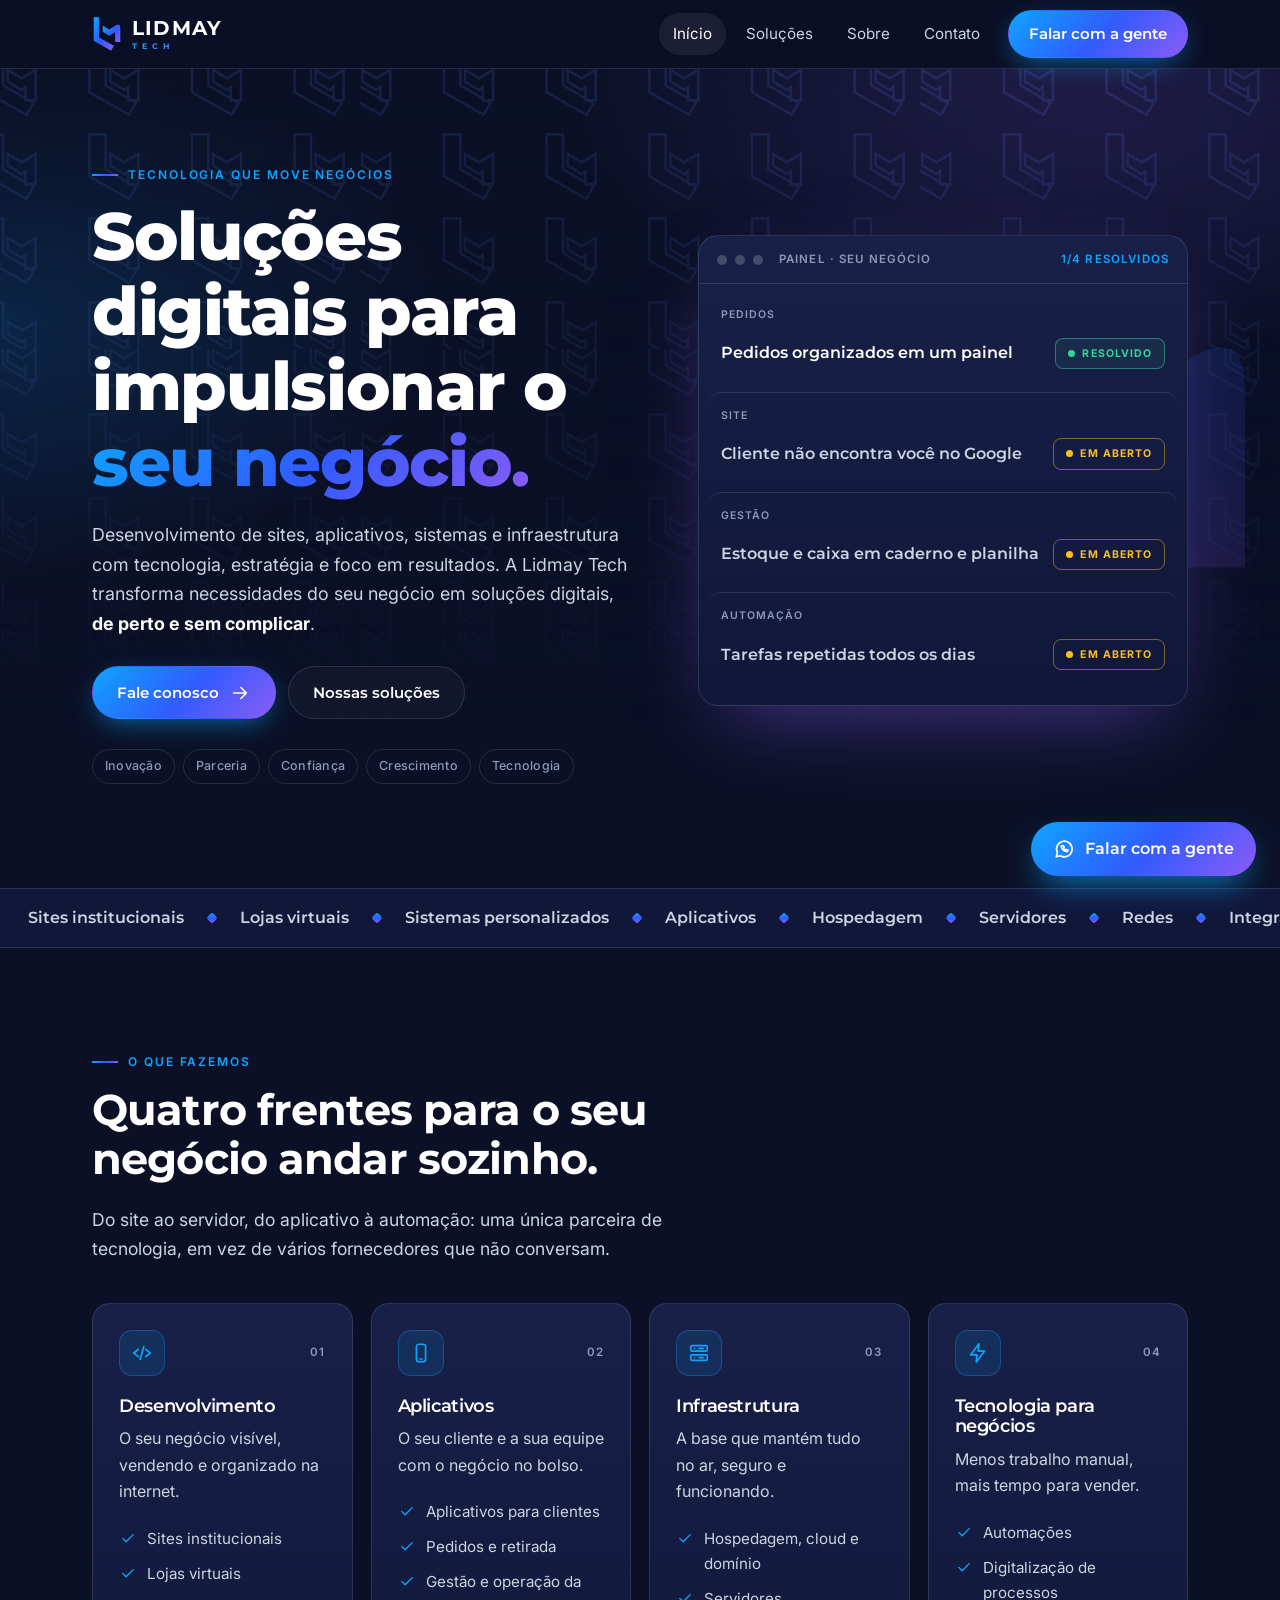
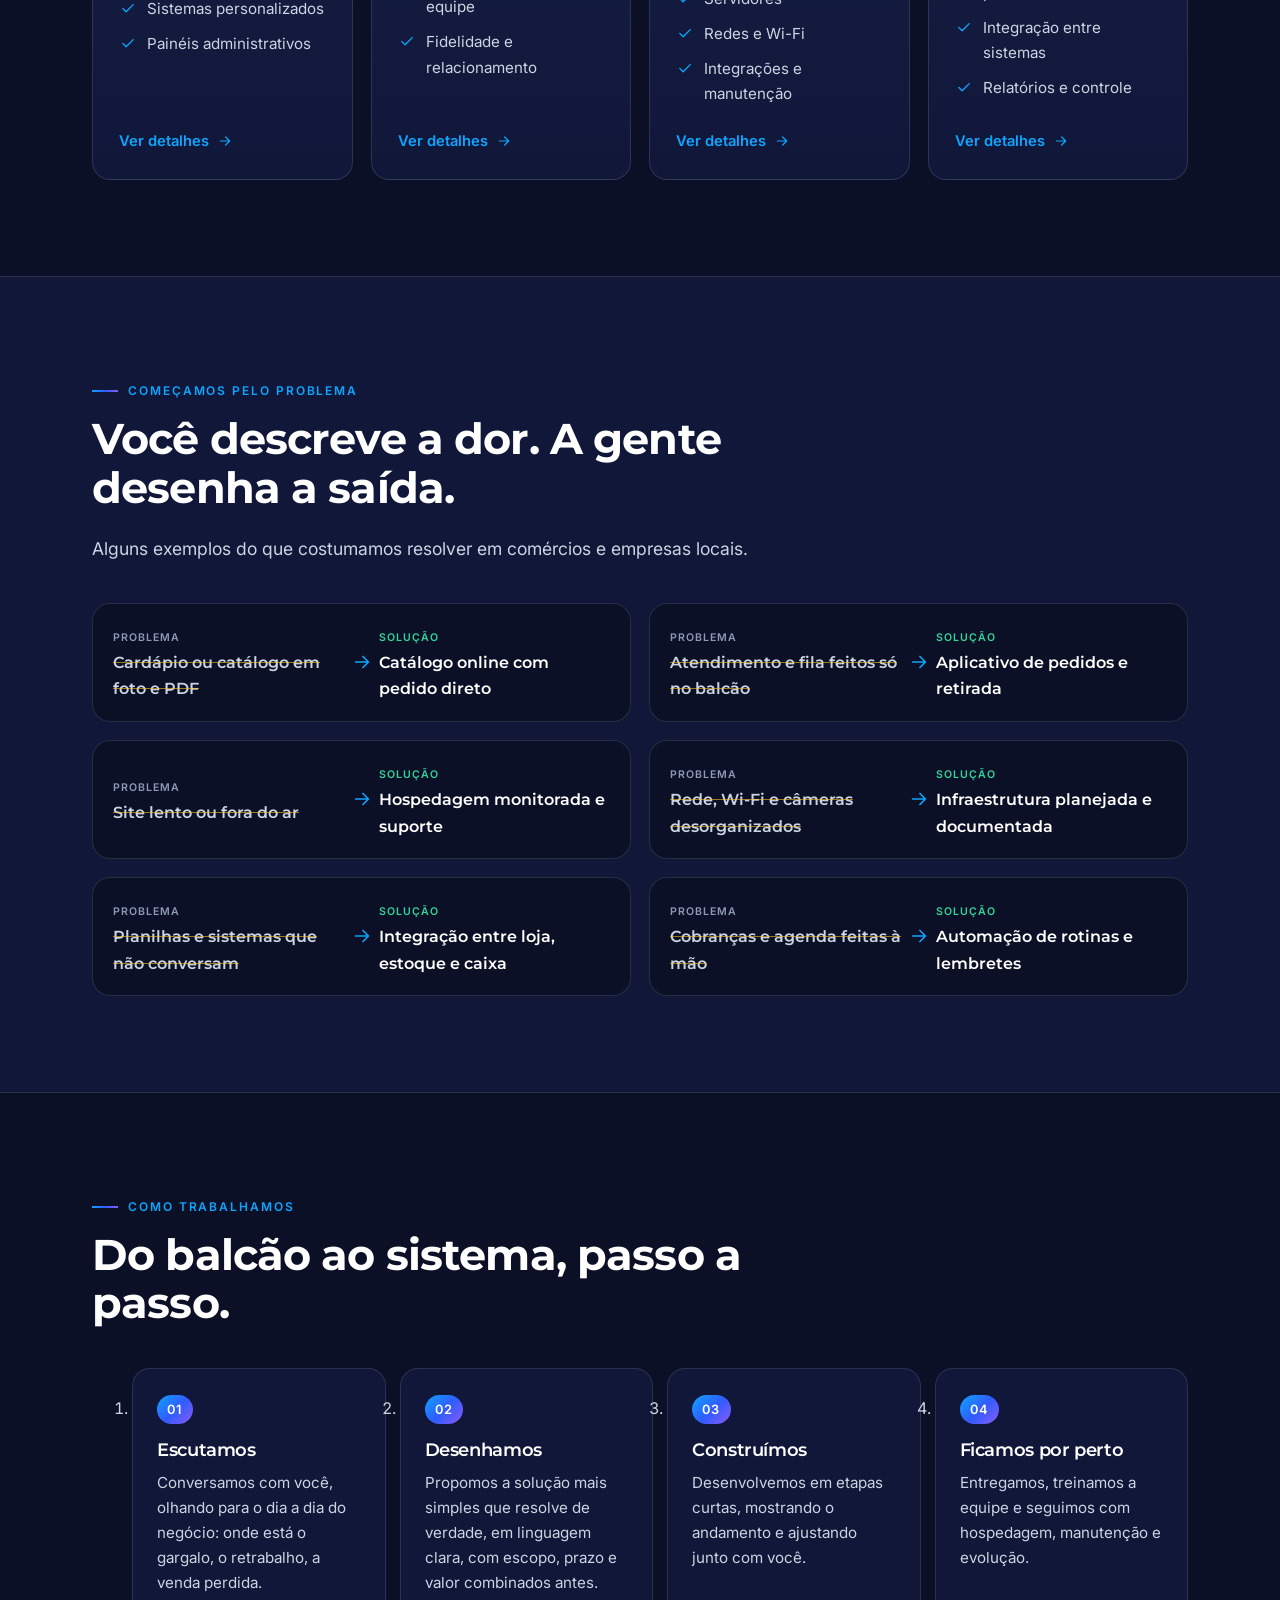
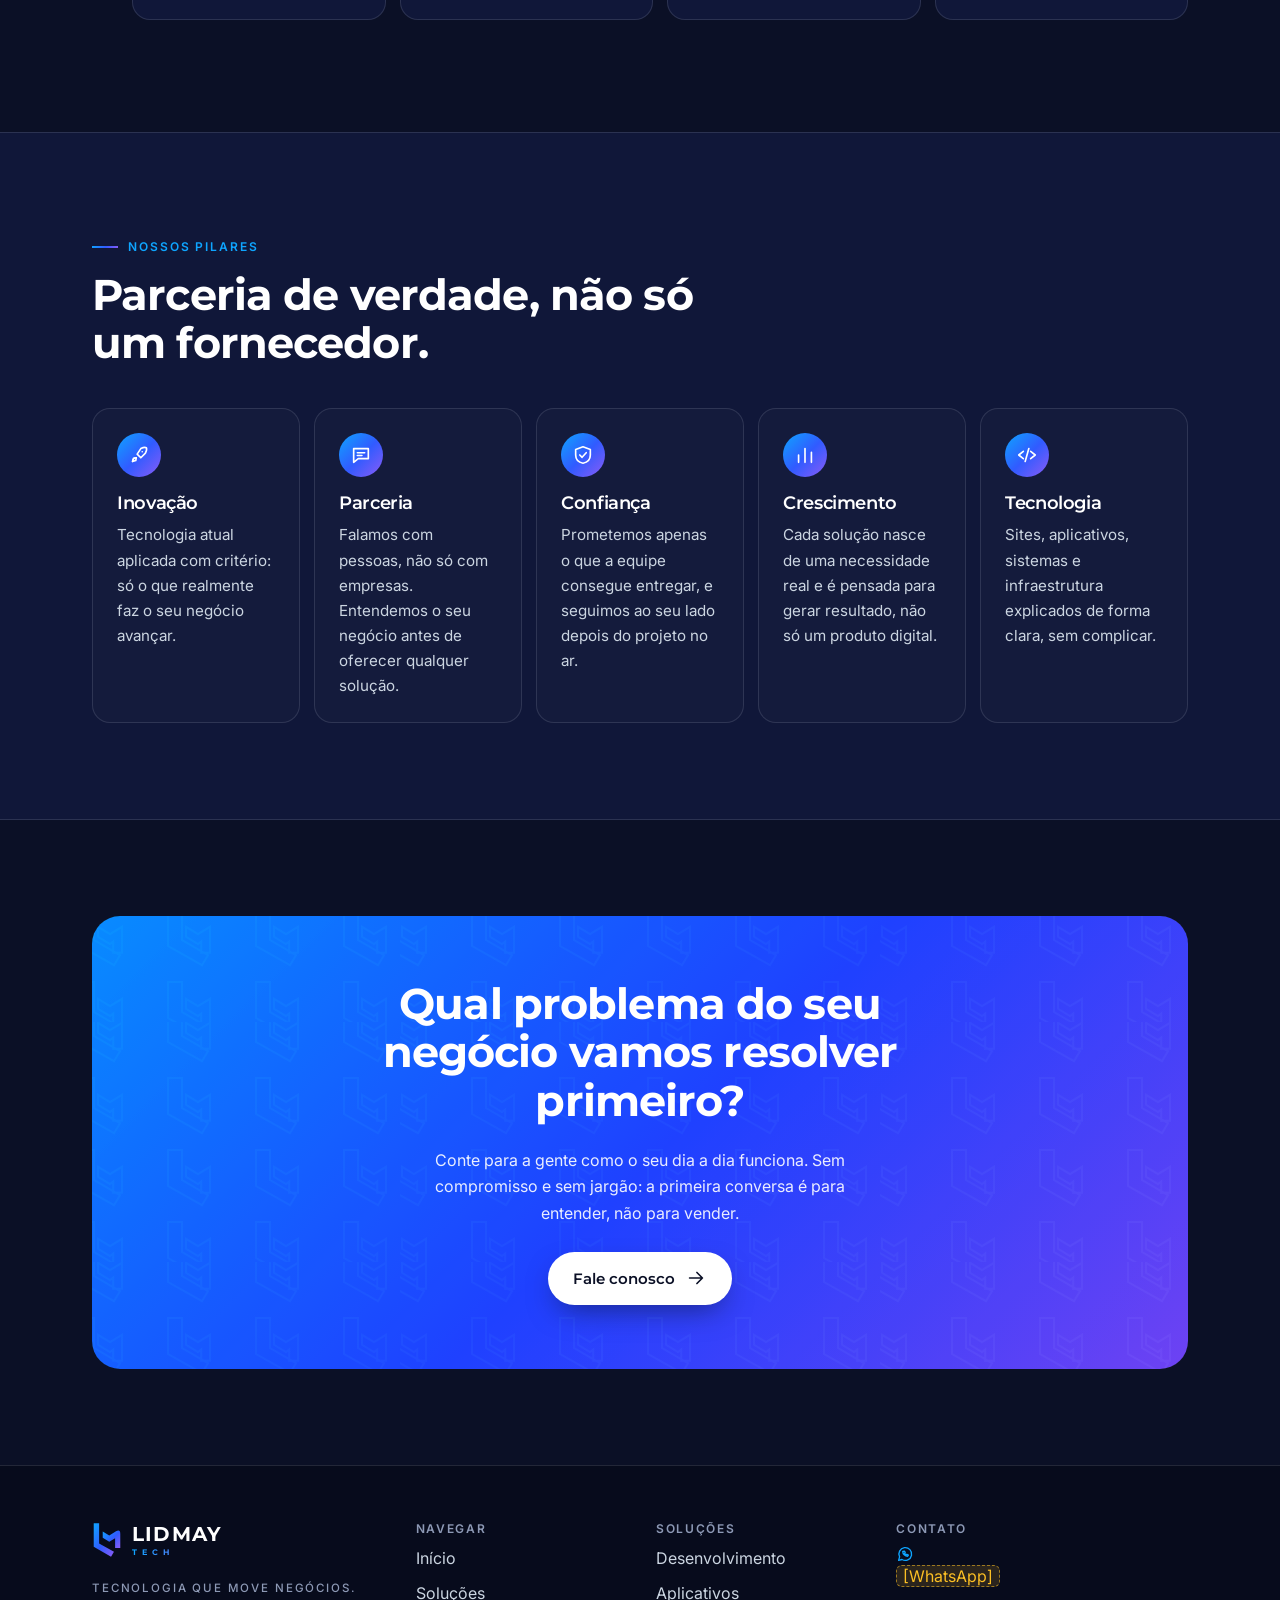
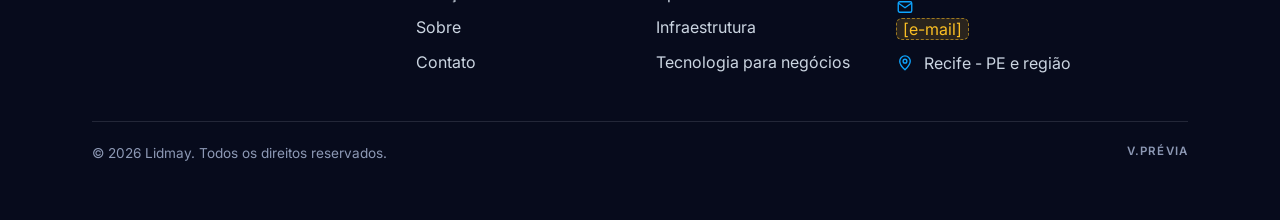
<file: index.html>
<!doctype html>
<html lang="pt-BR">
<head>
<meta charset="utf-8">
<meta name="viewport" content="width=device-width, initial-scale=1">
<title>Lidmay Tech — Tecnologia que move negócios</title>
<meta name="description" content="Soluções digitais com tecnologia, estratégia e foco no seu crescimento. Sites, aplicativos, sistemas e infraestrutura para negócios de todos os tamanhos.">
<meta name="robots" content="noindex, nofollow">
<meta name="theme-color" content="#0b1026">
<link rel="icon" type="image/svg+xml" href="img/icone-app.svg">
<link rel="apple-touch-icon" href="img/icone-app.svg">
<link rel="stylesheet" href="css/style.css">
</head>
<body data-page="home">
<div id="header"></div>
<main>
<section class="hero"><img class="hero__symbol" src="img/simbolo.svg" alt="" aria-hidden="true"><div class="container hero__in">
<div>
<span class="eyebrow">Tecnologia que move negócios</span>
<h1>Soluções digitais para impulsionar o <span class="grad-text">seu negócio.</span></h1>
<p class="lead">Desenvolvimento de sites, aplicativos, sistemas e infraestrutura com tecnologia, estratégia e foco em resultados. A Lidmay Tech transforma necessidades do seu negócio em soluções digitais, <strong style="color:#fff">de perto e sem complicar</strong>.</p>
<div class="hero__cta">
<a class="btn btn--primary" data-link="wa" href="contato.html">Fale conosco <span data-icon="arrow"></span></a>
<a class="btn btn--ghost" href="solucoes.html">Nossas soluções</a>
</div>
<div class="hero__pills"><span>Inovação</span><span>Parceria</span><span>Confiança</span><span>Crescimento</span><span>Tecnologia</span></div>
</div>
<div class="panel" aria-label="Exemplo de problemas do dia a dia sendo resolvidos">
<div class="panel__bar"><i></i><i></i><i></i><span class="panel__title mono">painel · seu negócio</span><span class="panel__count mono" id="painel-count"></span></div>
<ul id="painel"></ul>
</div>
</div></section>

<div class="ticker" data-render="ticker" aria-hidden="true"></div>

<section class="section"><div class="container">
<div class="section__head reveal"><span class="eyebrow">O que fazemos</span><h2>Quatro frentes para o seu negócio andar sozinho.</h2><p class="lead">Do site ao servidor, do aplicativo à automação: uma única parceira de tecnologia, em vez de vários fornecedores que não conversam.</p></div>
<div class="grid grid--4" data-render="frentes"></div>
</div></section>

<section class="section alt"><div class="container">
<div class="section__head reveal"><span class="eyebrow">Começamos pelo problema</span><h2>Você descreve a dor. A gente desenha a saída.</h2><p class="lead">Alguns exemplos do que costumamos resolver em comércios e empresas locais.</p></div>
<div class="grid grid--2" data-render="situacoes"></div>
</div></section>

<section class="section"><div class="container">
<div class="section__head reveal"><span class="eyebrow">Como trabalhamos</span><h2>Do balcão ao sistema, passo a passo.</h2></div>
<ol class="steps" data-render="passos"></ol>
</div></section>

<section class="section alt"><div class="container">
<div class="section__head reveal"><span class="eyebrow">Nossos pilares</span><h2>Parceria de verdade, não só um fornecedor.</h2></div>
<div class="pillars" data-render="pilares"></div>
</div></section>

<section class="section"><div class="container"><div class="cta reveal">
<h2>Qual problema do seu negócio vamos resolver primeiro?</h2>
<p>Conte para a gente como o seu dia a dia funciona. Sem compromisso e sem jargão: a primeira conversa é para entender, não para vender.</p>
<a class="btn" data-link="wa" href="contato.html">Fale conosco <span data-icon="arrow"></span></a>
</div></div></section>
</main>
<div id="footer"></div>
<script src="js/data.js"></script>
<script src="js/main.js"></script>
</body>
</html>
</file>
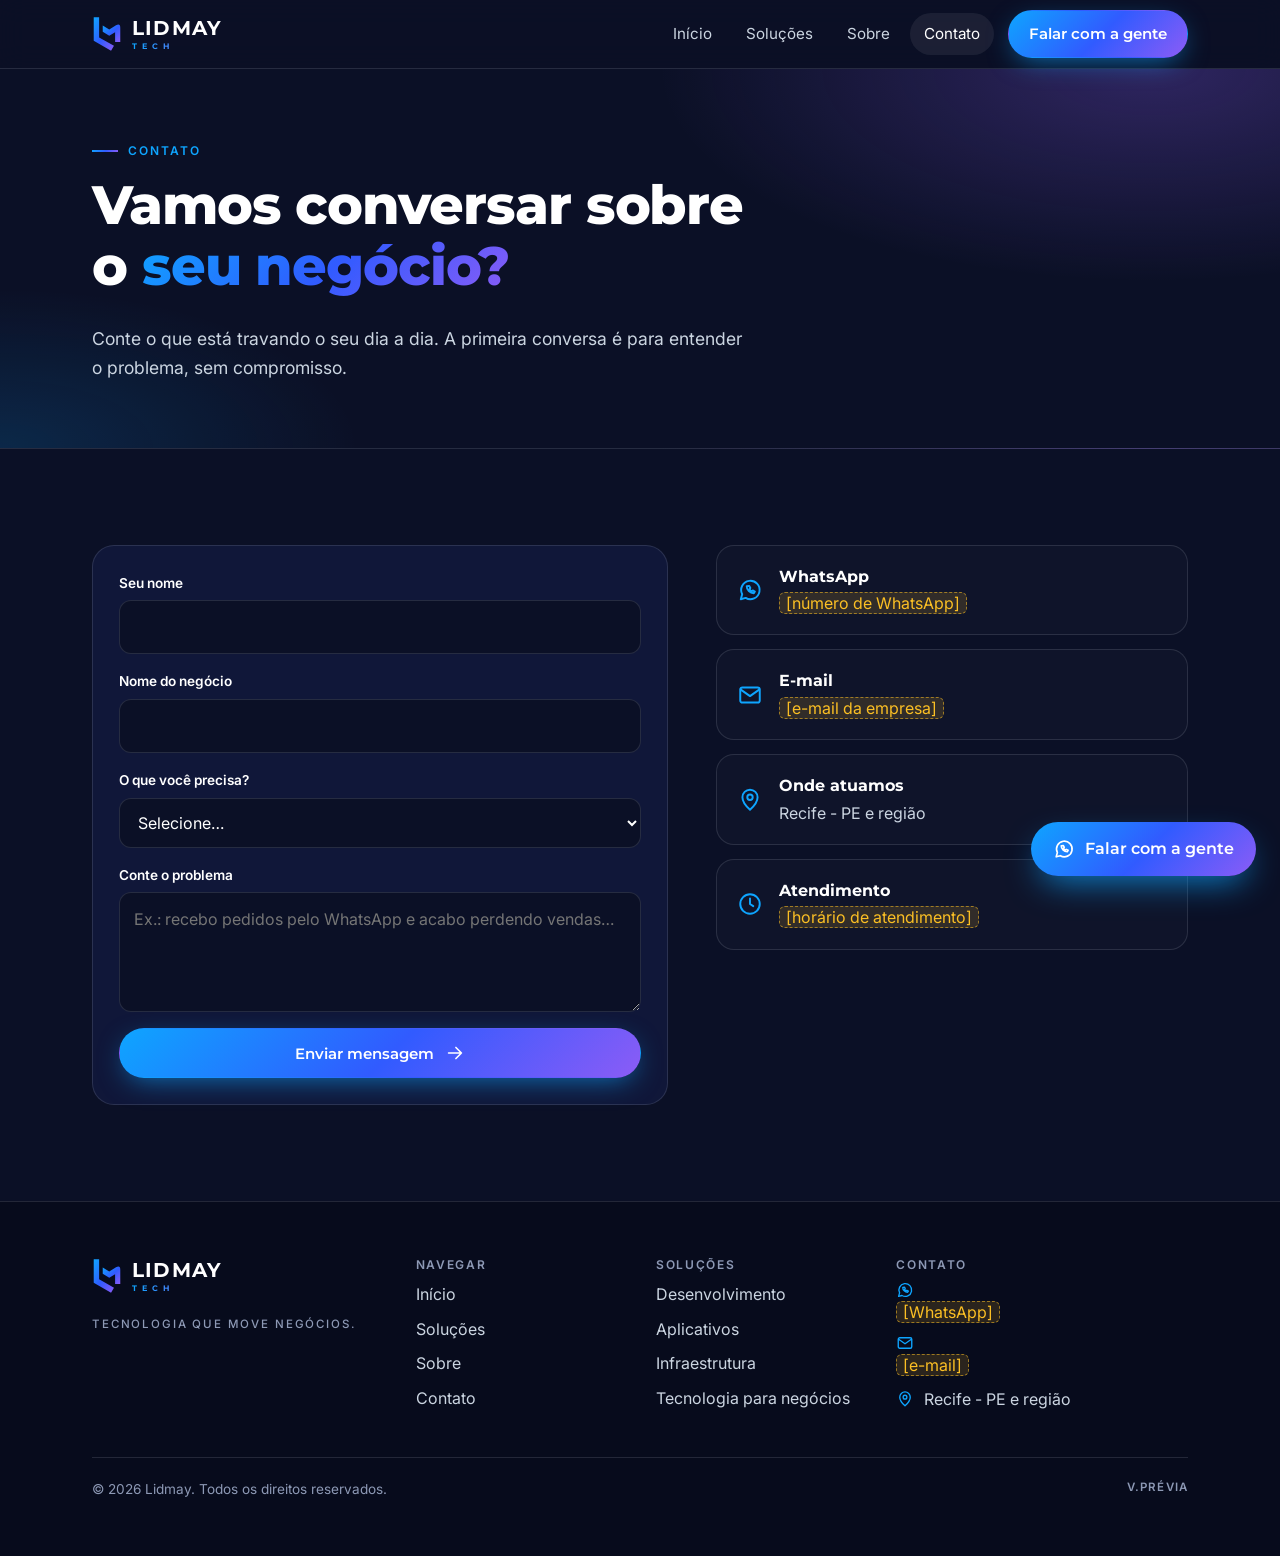
<file: contato.html>
<!doctype html>
<html lang="pt-BR">
<head>
<meta charset="utf-8">
<meta name="viewport" content="width=device-width, initial-scale=1">
<title>Contato — Lidmay Tech</title>
<meta name="description" content="Fale com a Lidmay e conte qual problema do seu negócio podemos resolver. Orçamento sem compromisso.">
<meta name="robots" content="noindex, nofollow">
<meta name="theme-color" content="#0b1026">
<link rel="icon" type="image/svg+xml" href="img/icone-app.svg">
<link rel="apple-touch-icon" href="img/icone-app.svg">
<link rel="stylesheet" href="css/style.css">
</head>
<body data-page="contato">
<div id="header"></div>
<main>
<section class="page-head"><div class="container">
<span class="eyebrow">Contato</span>
<h1>Vamos conversar sobre o <span class="grad-text">seu negócio?</span></h1>
<p class="lead">Conte o que está travando o seu dia a dia. A primeira conversa é para entender o problema, sem compromisso.</p>
</div></section>
<section class="section"><div class="container contact-grid">
<form class="form reveal" id="form-contato" novalidate>
<div class="field"><label for="nome">Seu nome</label><input id="nome" name="nome" required autocomplete="name"></div>
<div class="field"><label for="negocio">Nome do negócio</label><input id="negocio" name="negocio" autocomplete="organization"></div>
<div class="field"><label for="interesse">O que você precisa?</label><select id="interesse" name="interesse" data-render="contatoOpcoes"></select></div>
<div class="field"><label for="mensagem">Conte o problema</label><textarea id="mensagem" name="mensagem" placeholder="Ex.: recebo pedidos pelo WhatsApp e acabo perdendo vendas…"></textarea></div>
<button class="btn btn--primary" type="submit">Enviar mensagem <span data-icon="arrow"></span></button>
<div class="notice" id="form-aviso" hidden></div>
</form>
<div class="channels reveal" data-render="canais"></div>
</div></section>
</main>
<div id="footer"></div>
<script src="js/data.js"></script>
<script src="js/main.js"></script>
</body>
</html>
</file>
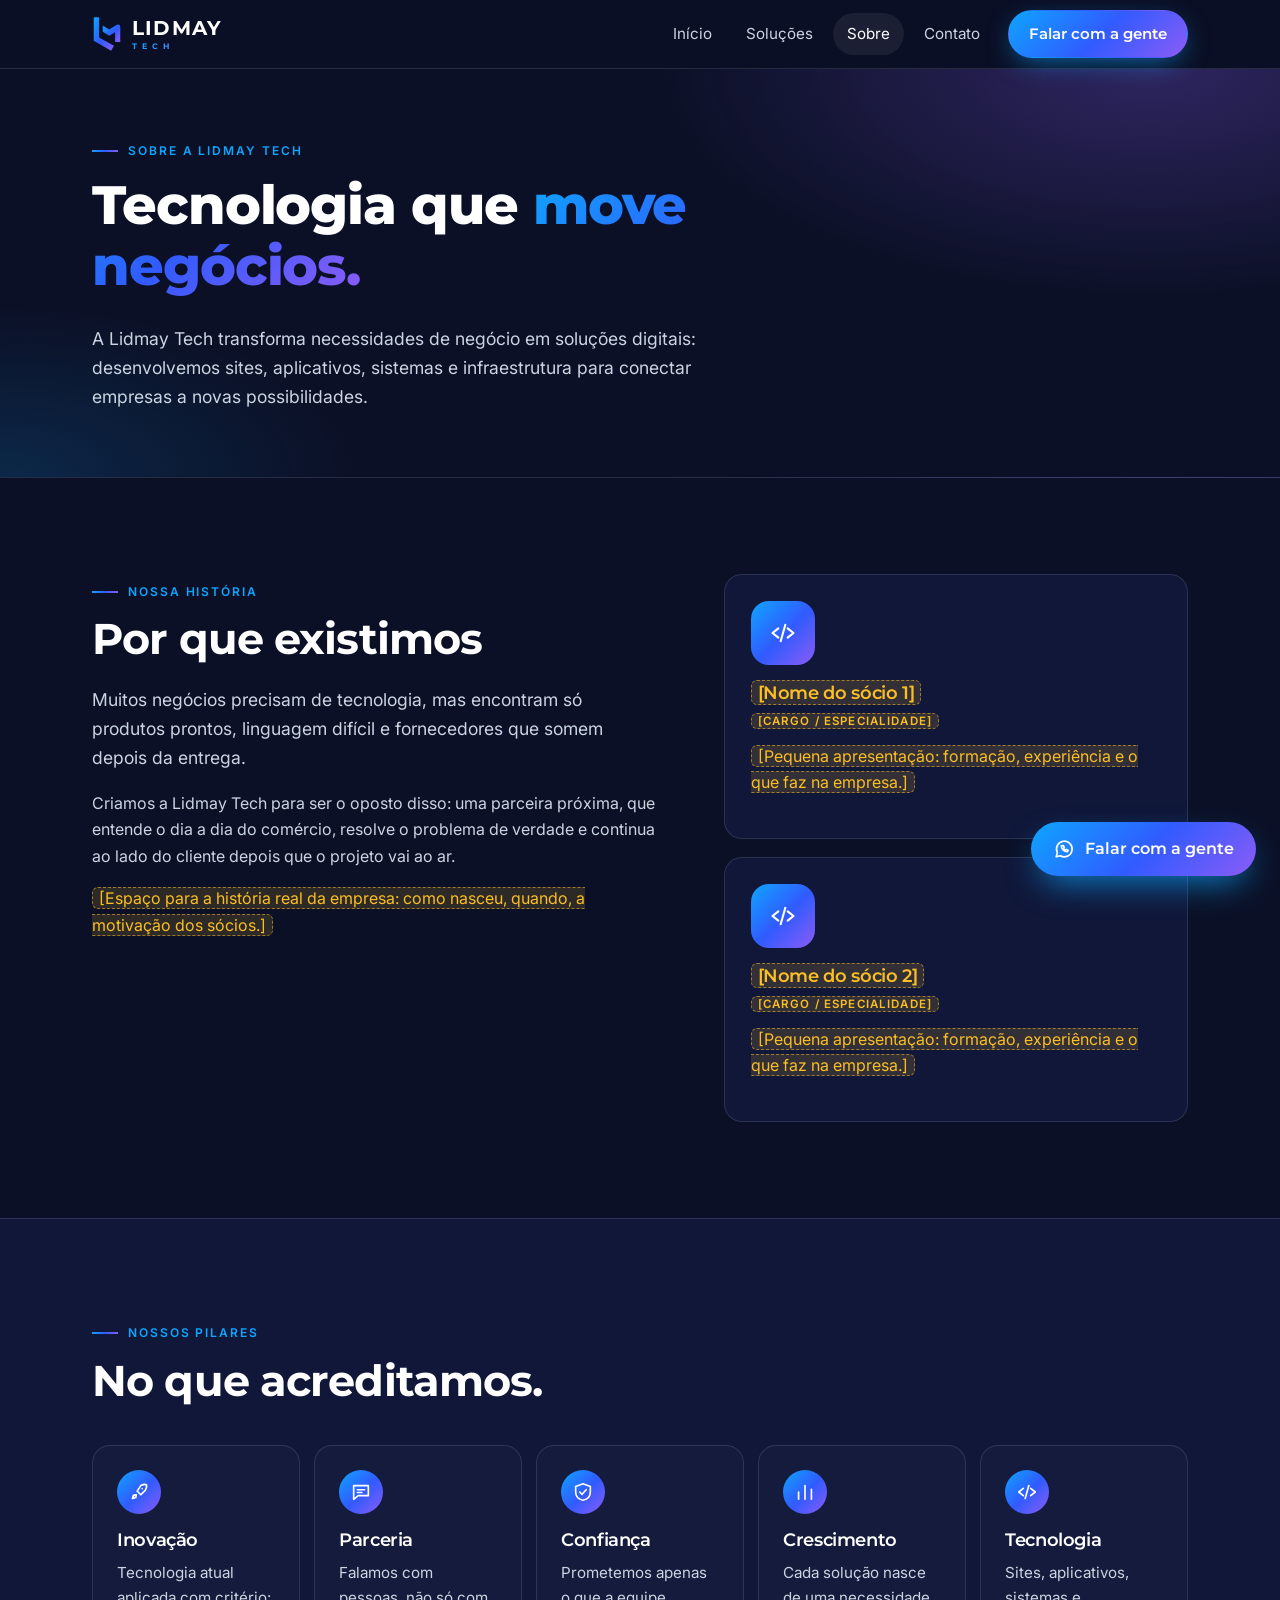
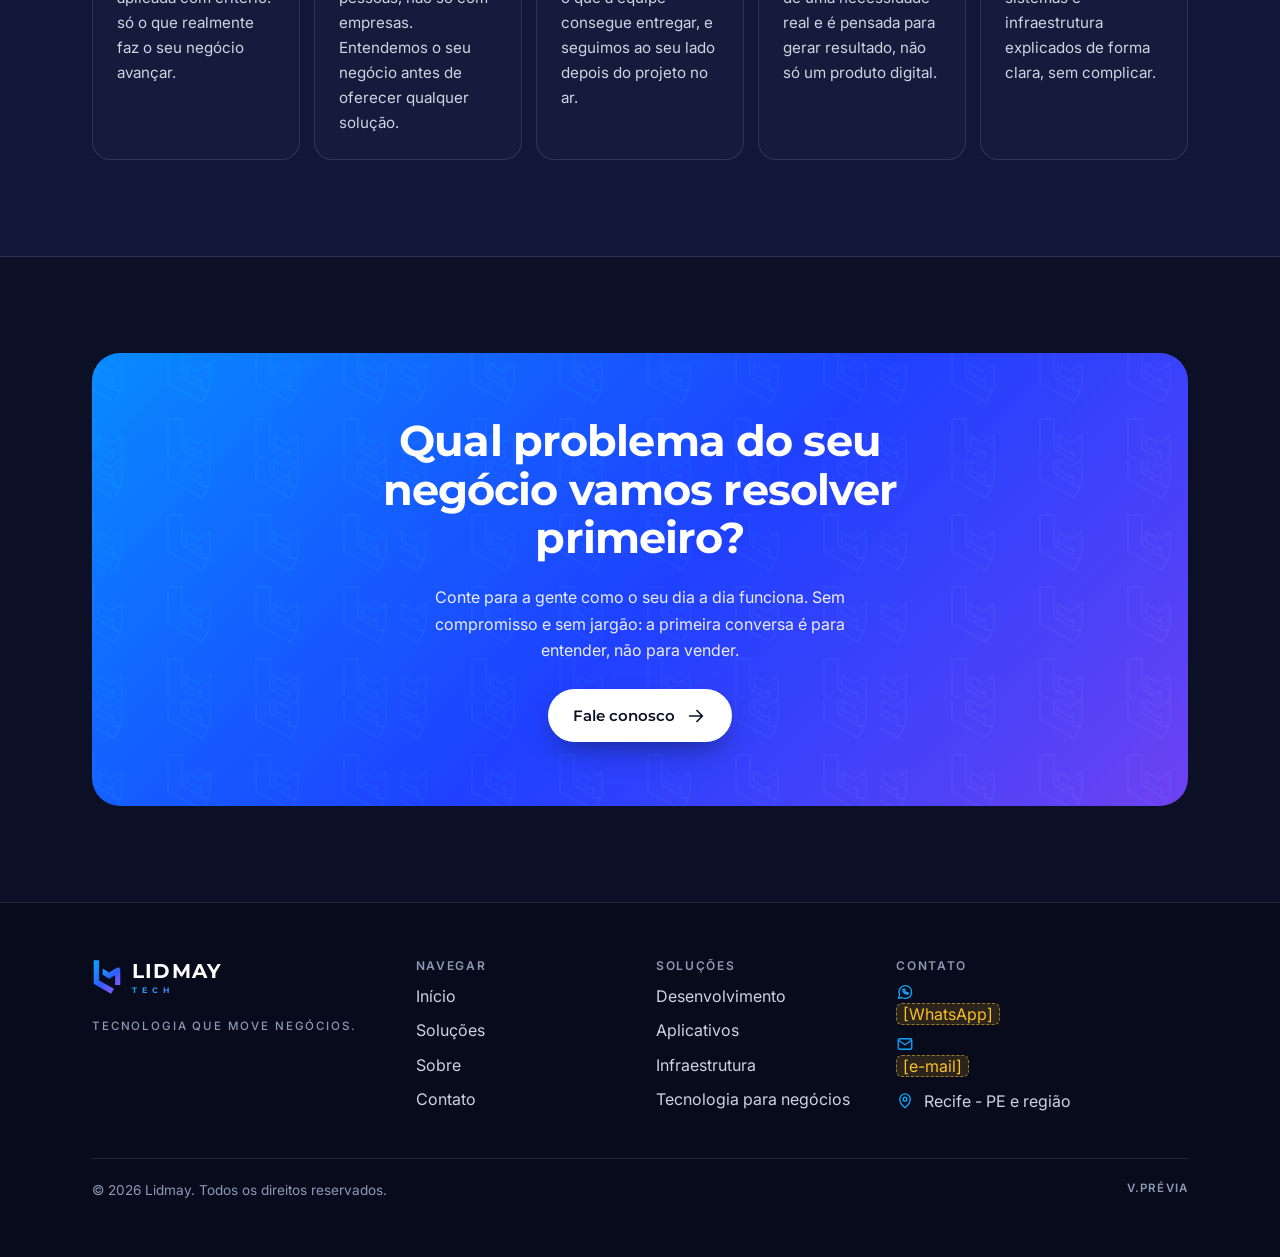
<file: sobre.html>
<!doctype html>
<html lang="pt-BR">
<head>
<meta charset="utf-8">
<meta name="viewport" content="width=device-width, initial-scale=1">
<title>Sobre — Lidmay Tech</title>
<meta name="description" content="Conheça a Lidmay Tech: tecnologia, estratégia e parceria para negócios de todos os tamanhos.">
<meta name="robots" content="noindex, nofollow">
<meta name="theme-color" content="#0b1026">
<link rel="icon" type="image/svg+xml" href="img/icone-app.svg">
<link rel="apple-touch-icon" href="img/icone-app.svg">
<link rel="stylesheet" href="css/style.css">
</head>
<body data-page="sobre">
<div id="header"></div>
<main>
<section class="page-head"><div class="container">
<span class="eyebrow">Sobre a Lidmay Tech</span>
<h1>Tecnologia que <span class="grad-text">move negócios.</span></h1>
<p class="lead">A Lidmay Tech transforma necessidades de negócio em soluções digitais: desenvolvemos sites, aplicativos, sistemas e infraestrutura para conectar empresas a novas possibilidades.</p>
</div></section>

<section class="section"><div class="container about-grid">
<div class="reveal">
<span class="eyebrow">Nossa história</span>
<h2>Por que existimos</h2>
<p class="lead">Muitos negócios precisam de tecnologia, mas encontram só produtos prontos, linguagem difícil e fornecedores que somem depois da entrega.</p>
<p>Criamos a Lidmay Tech para ser o oposto disso: uma parceira próxima, que entende o dia a dia do comércio, resolve o problema de verdade e continua ao lado do cliente depois que o projeto vai ao ar.</p>
<p><span class="placeholder">[Espaço para a história real da empresa: como nasceu, quando, a motivação dos sócios.]</span></p>
</div>
<div class="grid reveal" data-render="fundadores"></div>
</div></section>

<section class="section alt"><div class="container">
<div class="section__head reveal"><span class="eyebrow">Nossos pilares</span><h2>No que acreditamos.</h2></div>
<div class="pillars" data-render="pilares"></div>
</div></section>
<section class="section"><div class="container"><div class="cta reveal">
<h2>Qual problema do seu negócio vamos resolver primeiro?</h2>
<p>Conte para a gente como o seu dia a dia funciona. Sem compromisso e sem jargão: a primeira conversa é para entender, não para vender.</p>
<a class="btn" data-link="wa" href="contato.html">Fale conosco <span data-icon="arrow"></span></a>
</div></div></section>
</main>
<div id="footer"></div>
<script src="js/data.js"></script>
<script src="js/main.js"></script>
</body>
</html>
</file>
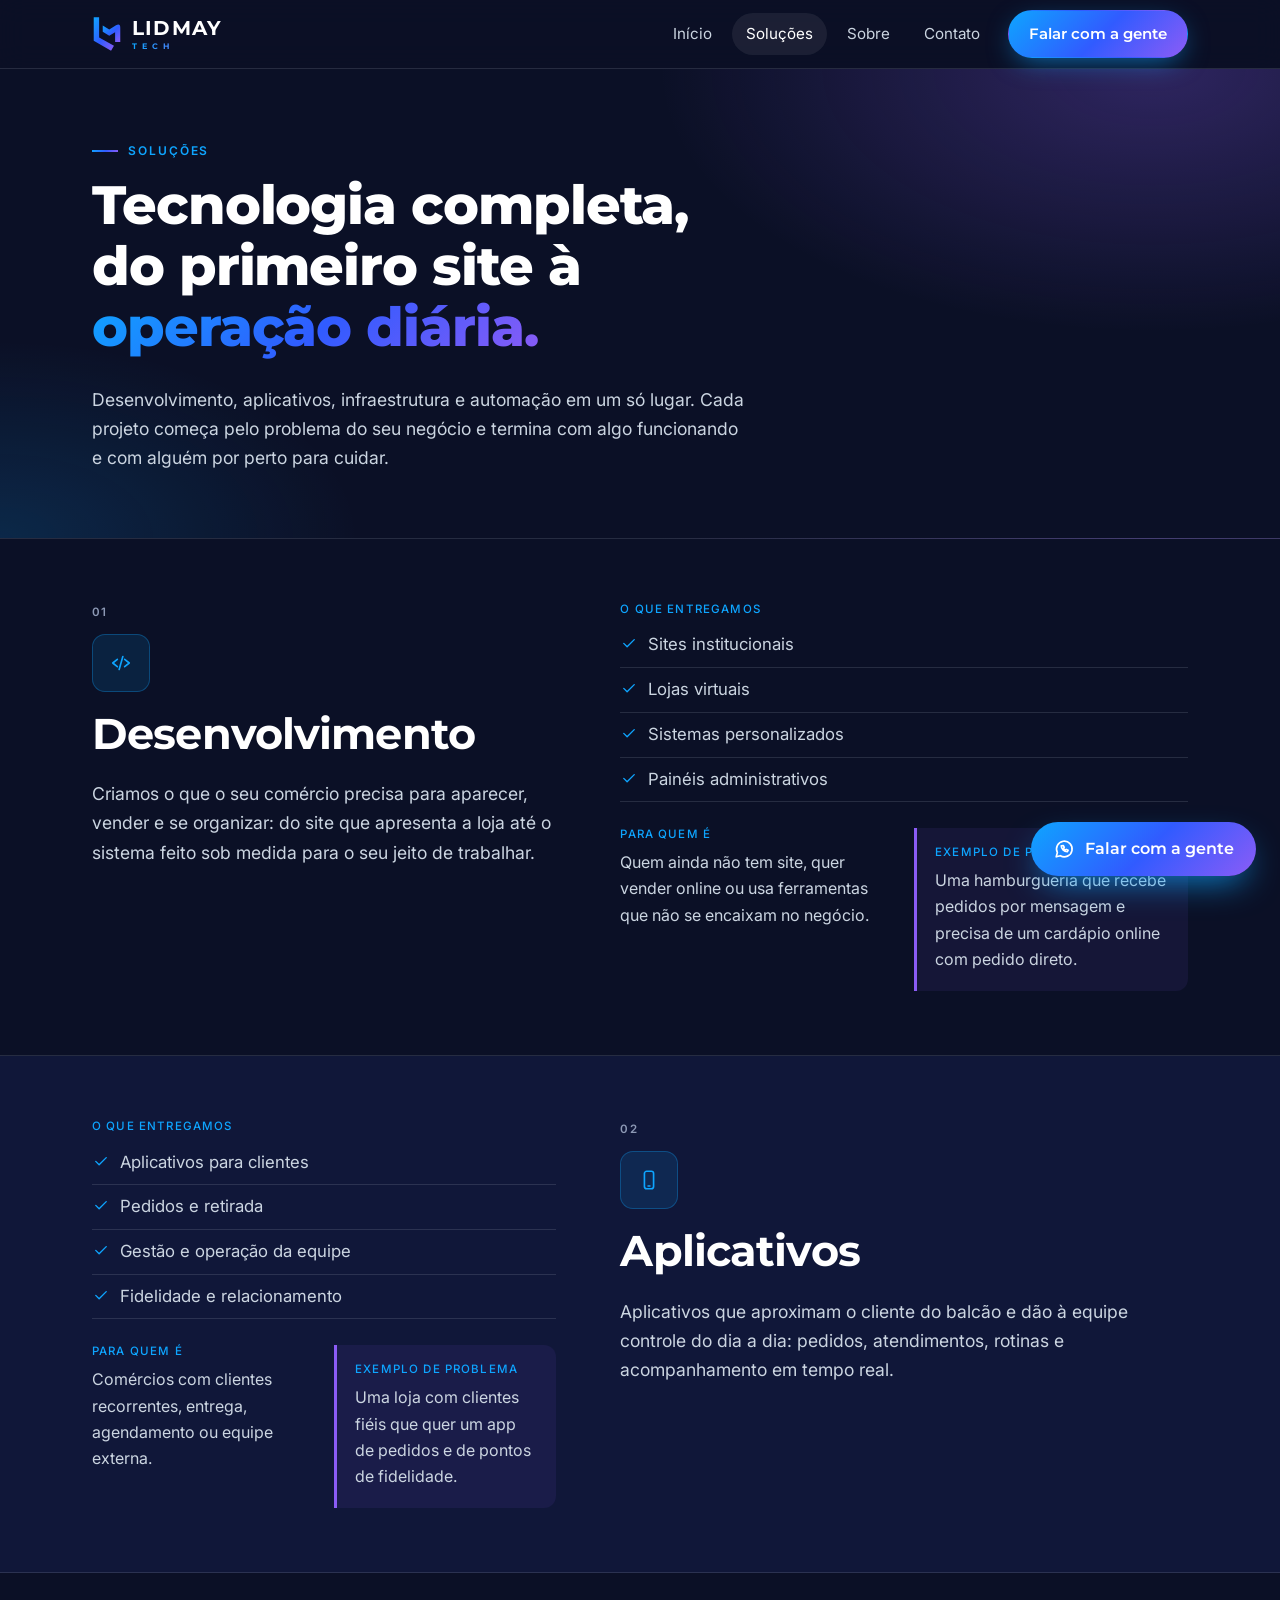
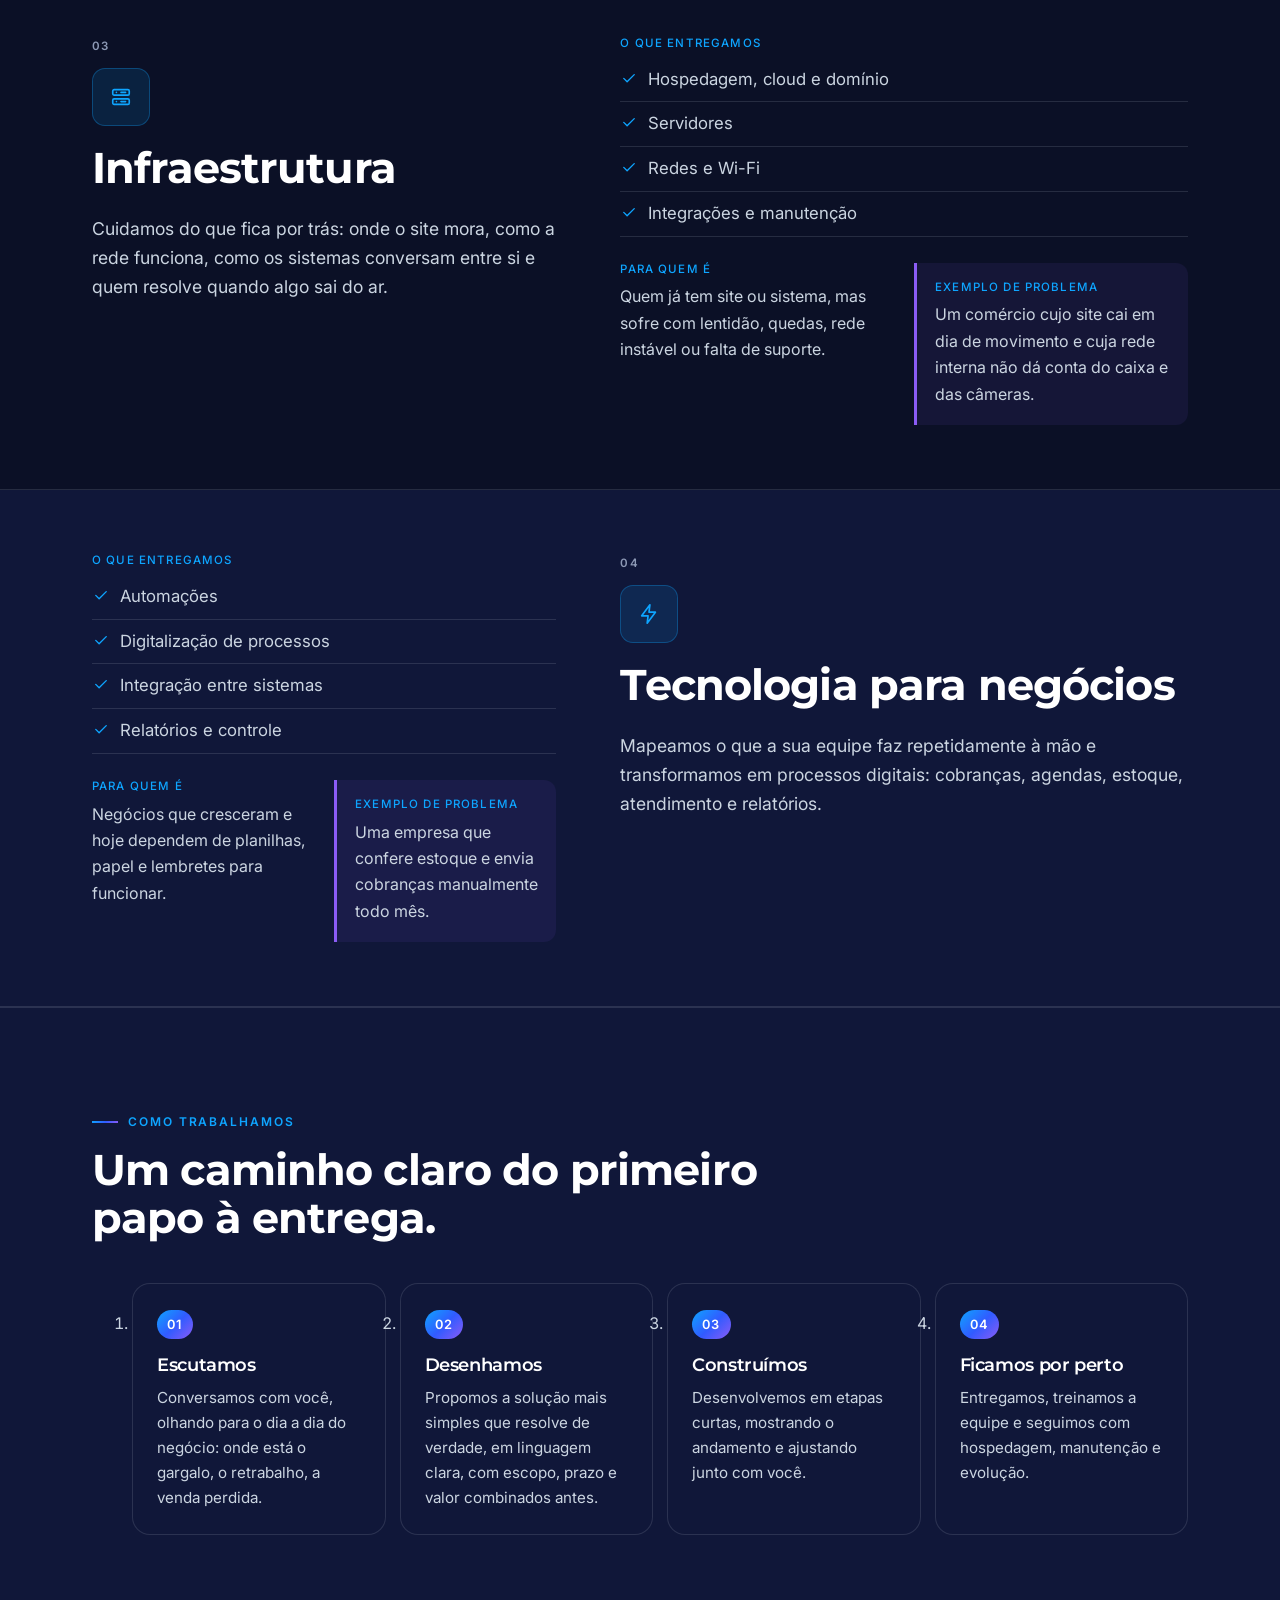
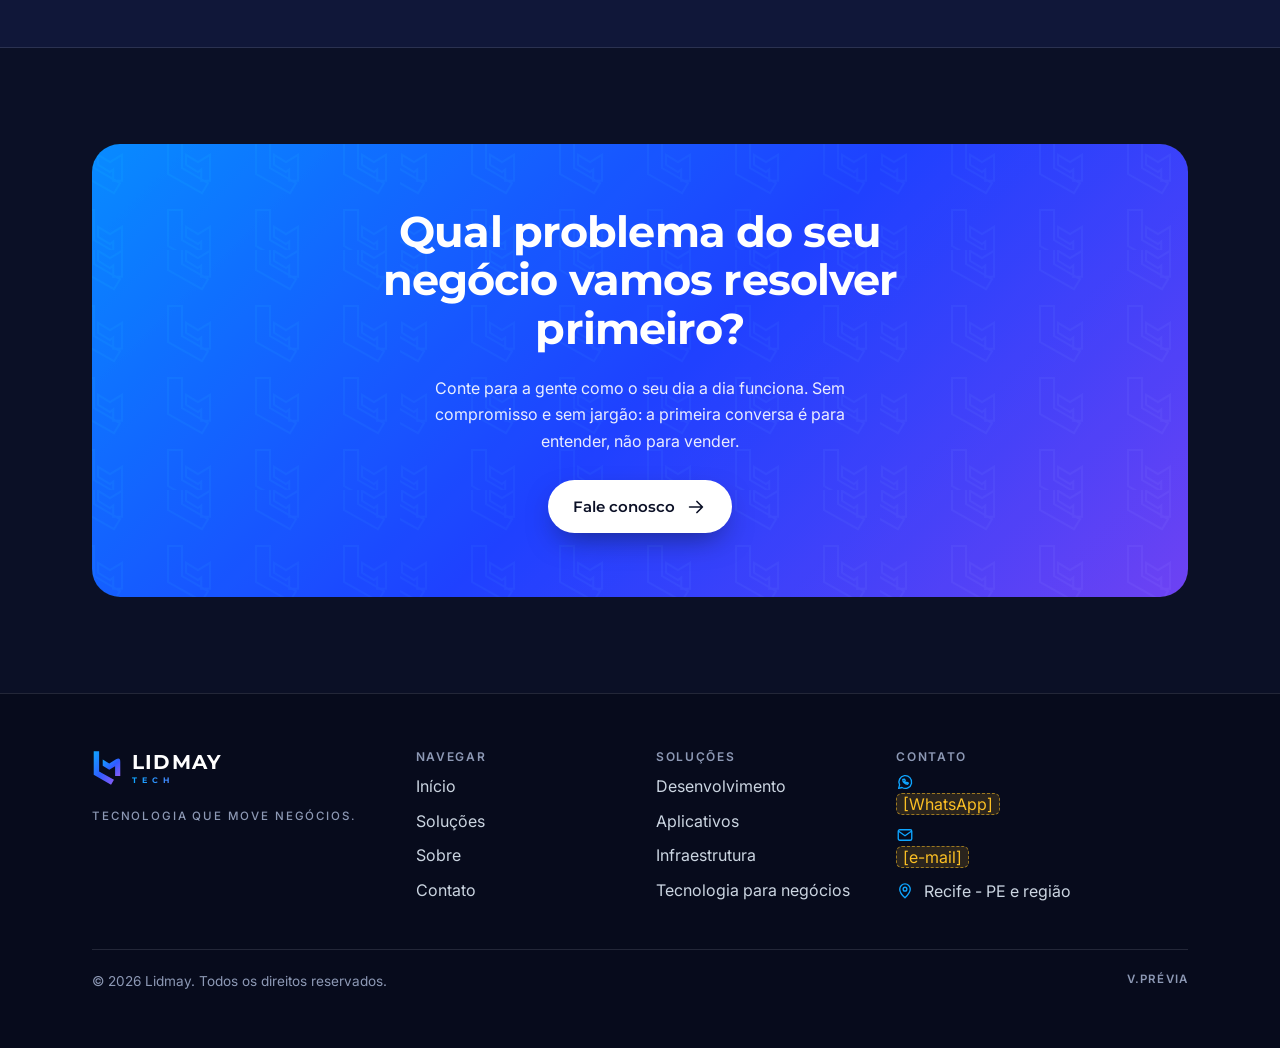
<file: solucoes.html>
<!doctype html>
<html lang="pt-BR">
<head>
<meta charset="utf-8">
<meta name="viewport" content="width=device-width, initial-scale=1">
<title>Soluções — Lidmay Tech</title>
<meta name="description" content="Desenvolvimento, aplicativos, infraestrutura e tecnologia para negócios: o que a Lidmay entrega para comércios e empresas.">
<meta name="robots" content="noindex, nofollow">
<meta name="theme-color" content="#0b1026">
<link rel="icon" type="image/svg+xml" href="img/icone-app.svg">
<link rel="apple-touch-icon" href="img/icone-app.svg">
<link rel="stylesheet" href="css/style.css">
</head>
<body data-page="solucoes">
<div id="header"></div>
<main>
<section class="page-head"><div class="container">
<span class="eyebrow">Soluções</span>
<h1>Tecnologia completa, do primeiro site à <span class="grad-text">operação diária.</span></h1>
<p class="lead">Desenvolvimento, aplicativos, infraestrutura e automação em um só lugar. Cada projeto começa pelo problema do seu negócio e termina com algo funcionando e com alguém por perto para cuidar.</p>
</div></section>
<div data-render="solucoesDetalhe"></div>
<section class="section alt"><div class="container">
<div class="section__head reveal"><span class="eyebrow">Como trabalhamos</span><h2>Um caminho claro do primeiro papo à entrega.</h2></div>
<ol class="steps" data-render="passos"></ol>
</div></section>
<section class="section"><div class="container"><div class="cta reveal">
<h2>Qual problema do seu negócio vamos resolver primeiro?</h2>
<p>Conte para a gente como o seu dia a dia funciona. Sem compromisso e sem jargão: a primeira conversa é para entender, não para vender.</p>
<a class="btn" data-link="wa" href="contato.html">Fale conosco <span data-icon="arrow"></span></a>
</div></div></section>
</main>
<div id="footer"></div>
<script src="js/data.js"></script>
<script src="js/main.js"></script>
</body>
</html>
</file>
<file: css/style.css>
@import url("https://fonts.googleapis.com/css2?family=Montserrat:wght@500;600;700;800&family=Inter:wght@400;500;600&display=swap");

:root {
  --navy: #0b1026;
  --navy-2: #101739;
  --navy-3: #182048;
  --blue: #0ea5ff;
  --violet: #8b5cf6;
  --grey: #cbd5e1;
  --muted: #8d99b5;
  --line: rgba(203, 213, 225, 0.14);
  --grad: linear-gradient(135deg, #0ea5ff 0%, #315bff 52%, #8b5cf6 100%);
  --ok: #34d399;
  --warn: #fbbf24;
  --f-head: "Montserrat", system-ui, sans-serif;
  --f-body: "Inter", system-ui, sans-serif;
  --f-mono: "Inter", system-ui, sans-serif;
  --r: 18px;
  --gut: 20px;
}

*, *::before, *::after { box-sizing: border-box; }
html { scroll-behavior: smooth; scroll-padding-top: 84px; }
body {
  margin: 0; background: var(--navy); color: var(--grey);
  font-family: var(--f-body); font-size: 16px; line-height: 1.65;
  -webkit-font-smoothing: antialiased; overflow-x: hidden;
}
body.no-scroll { overflow: hidden; }
img, svg { max-width: 100%; display: block; }
a { color: inherit; text-decoration: none; }
h1, h2, h3, h4 { font-family: var(--f-head); color: #fff; line-height: 1.12; margin: 0 0 .5em; letter-spacing: -.02em; }
h1 { font-size: clamp(2.2rem, 7vw, 4.2rem); font-weight: 800; }
h2 { font-size: clamp(1.7rem, 4.4vw, 2.7rem); font-weight: 700; }
h3 { font-size: 1.15rem; font-weight: 600; }
p { margin: 0 0 1em; }
ul { margin: 0; padding: 0; list-style: none; }
.mono { font-family: var(--f-mono); font-weight: 600; font-size: .72rem; letter-spacing: .1em; text-transform: uppercase; }
.lead { font-size: 1.1rem; color: var(--grey); max-width: 60ch; }
.grad-text { background: var(--grad); -webkit-background-clip: text; background-clip: text; color: transparent; }
#header, #footer { display: contents; }
.container { width: 100%; max-width: 1160px; margin: 0 auto; padding-left: var(--gut); padding-right: var(--gut); }
.section { padding-top: 72px; padding-bottom: 72px; position: relative; }
.eyebrow { font-family: var(--f-mono); font-weight: 600; font-size: .75rem; letter-spacing: .16em; text-transform: uppercase; color: var(--blue); display: inline-flex; align-items: center; gap: 10px; margin-bottom: 14px; }
.eyebrow::before { content: ""; width: 26px; height: 2px; background: var(--grad); }
.section__head { max-width: 680px; margin-bottom: 40px; }
.ico { width: 22px; height: 22px; flex: none; }
.placeholder { background: rgba(251, 191, 36, .14); color: var(--warn); border: 1px dashed rgba(251, 191, 36, .55); border-radius: 6px; padding: 0 6px; }

/* botões */
.btn { display: inline-flex; align-items: center; justify-content: center; gap: 10px; padding: 13px 24px; border-radius: 999px; font-family: var(--f-head); font-weight: 600; font-size: .95rem; border: 1.5px solid transparent; cursor: pointer; transition: transform .2s, box-shadow .2s, background .2s; }
.btn:hover { transform: translateY(-2px); }
.btn--primary { background: var(--grad); color: #fff; box-shadow: 0 8px 28px -8px rgba(14, 165, 255, .7); }
.btn--primary:hover { box-shadow: 0 12px 34px -8px rgba(139, 92, 246, .9); }
.btn--ghost { border-color: var(--line); color: #fff; background: rgba(255, 255, 255, .03); }
.btn--ghost:hover { border-color: var(--blue); background: rgba(14, 165, 255, .08); }
:focus-visible { outline: 2px solid var(--blue); outline-offset: 3px; }

/* cabeçalho */
.site-header { position: sticky; top: 0; z-index: 50; border-bottom: 1px solid var(--line); }
.site-header::before { content: ""; position: absolute; inset: 0; z-index: -1; background: rgba(11, 16, 38, .82); backdrop-filter: blur(14px); -webkit-backdrop-filter: blur(14px); }
.site-header__in { display: flex; align-items: center; justify-content: space-between; height: 68px; }
.logo { display: inline-flex; align-items: center; gap: 10px; }
.logo__mark { width: 30px; height: 36px; }
.logo__txt { display: grid; line-height: 1; gap: 4px; }
.logo__txt b { font-family: var(--f-head); font-weight: 700; font-size: 1.28rem; letter-spacing: .06em; text-transform: uppercase; color: #fff; }
.logo__txt em { font-style: normal; font-family: var(--f-head); font-weight: 700; font-size: .5rem; letter-spacing: .62em; text-transform: uppercase; background: linear-gradient(90deg, #0ea5ff, #8b5cf6); -webkit-background-clip: text; background-clip: text; color: transparent; }
.nav { display: none; align-items: center; gap: 6px; }
.nav a:not(.btn) { padding: 8px 14px; border-radius: 999px; font-size: .95rem; color: var(--grey); transition: color .2s, background .2s; }
.nav a:not(.btn):hover, .nav a[aria-current] { color: #fff; background: rgba(255, 255, 255, .07); }
.nav__cta { margin-left: 8px; padding: 10px 20px; }
.burger { display: inline-flex; flex-direction: column; justify-content: center; gap: 5px; width: 44px; height: 44px; background: none; border: 1px solid var(--line); border-radius: 12px; padding: 0 12px; cursor: pointer; }
.burger span { height: 2px; background: #fff; border-radius: 2px; transition: transform .25s, opacity .2s; }
.burger[aria-expanded="true"] span:nth-child(1) { transform: translateY(7px) rotate(45deg); }
.burger[aria-expanded="true"] span:nth-child(2) { opacity: 0; }
.burger[aria-expanded="true"] span:nth-child(3) { transform: translateY(-7px) rotate(-45deg); }
.nav.is-open { display: flex; flex-direction: column; align-items: stretch; position: fixed; top: 68px; left: 0; right: 0; bottom: 0; height: calc(100dvh - 68px); background: var(--navy); padding: 24px var(--gut); gap: 4px; overflow-y: auto; z-index: 60; }
.nav.is-open a:not(.btn) { font-family: var(--f-head); font-size: 1.4rem; padding: 14px 8px; border-radius: 12px; }
.nav.is-open .nav__cta { margin: 16px 0 0; padding: 15px; }

/* hero */
.hero { position: relative; overflow: hidden; padding-top: 56px; padding-bottom: 72px; background:
  radial-gradient(60% 50% at 85% 0%, rgba(139, 92, 246, .35), transparent 70%),
  radial-gradient(50% 45% at 0% 30%, rgba(14, 165, 255, .22), transparent 70%); }
.hero::before { content: ""; position: absolute; inset: 0; background: url("../img/padrao.svg") center top / 560px auto repeat; opacity: .55; -webkit-mask-image: linear-gradient(180deg, #000 0%, transparent 80%); mask-image: linear-gradient(180deg, #000 0%, transparent 80%); pointer-events: none; }
.hero__symbol { position: absolute; z-index: 0; right: -6%; top: 50%; width: min(52vw, 560px); transform: translateY(-50%); opacity: .13; pointer-events: none; }
.hero__in { position: relative; z-index: 1; display: grid; gap: 44px; align-items: center; }
.hero h1 { margin-bottom: 20px; }
.hero .lead { font-size: 1.12rem; margin-bottom: 28px; }
.hero__cta { display: flex; flex-wrap: wrap; gap: 12px; }
.hero__pills { display: flex; flex-wrap: wrap; gap: 8px; margin-top: 30px; }
.hero__pills span { font-family: var(--f-mono); font-weight: 500; font-size: .78rem; letter-spacing: .02em; text-transform: capitalize; padding: 6px 12px; border: 1px solid var(--line); border-radius: 999px; color: var(--muted); }

/* painel animado */
.panel { background: linear-gradient(180deg, var(--navy-3), var(--navy-2)); border: 1px solid var(--line); border-radius: 20px; box-shadow: 0 30px 80px -30px rgba(139, 92, 246, .55); overflow: hidden; }
.panel__bar { display: flex; align-items: center; gap: 8px; padding: 14px 18px; border-bottom: 1px solid var(--line); }
.panel__bar i { width: 10px; height: 10px; border-radius: 50%; background: rgba(203, 213, 225, .25); }
.panel__title { margin-left: 8px; color: var(--muted); }
.panel__count { margin-left: auto; color: var(--blue); }
.panel ul { padding: 8px 10px 12px; }
.row { display: grid; grid-template-columns: 1fr auto; gap: 6px 12px; align-items: center; padding: 14px 12px; border-radius: 12px; }
.row + .row { border-top: 1px solid var(--line); }
.row__tag { grid-column: 1 / -1; color: var(--muted); font-size: .66rem; }
.row__txt { position: relative; display: grid; min-height: 3em; align-content: center; }
.row__a, .row__b { grid-area: 1 / 1; font-family: var(--f-head); font-weight: 600; color: #fff; transition: opacity .45s, transform .45s; }
.row__b { opacity: 0; transform: translateY(8px); }
.row__a { color: var(--grey); }
.row.is-solved .row__a { opacity: 0; transform: translateY(-8px); }
.row.is-solved .row__b { opacity: 1; transform: none; }
.row__chip { display: inline-flex; align-items: center; gap: 7px; padding: 6px 12px; border-radius: 8px; border: 1px solid rgba(251, 191, 36, .45); color: var(--warn); font-size: .66rem; white-space: nowrap; transition: .4s; }
.row__chip i { width: 7px; height: 7px; border-radius: 50%; background: currentColor; }
.row.is-solved .row__chip { border-color: rgba(52, 211, 153, .5); color: var(--ok); background: rgba(52, 211, 153, .08); }

/* ticker */
.ticker { border-top: 1px solid var(--line); border-bottom: 1px solid var(--line); background: var(--navy-2); overflow: hidden; padding: 16px 0; }
.ticker__track { display: flex; width: max-content; animation: tick 40s linear infinite; }
.ticker__track span { font-family: var(--f-head); font-weight: 600; color: var(--grey); white-space: nowrap; padding: 0 28px; position: relative; }
.ticker__track span::after { content: ""; position: absolute; right: -4px; top: 50%; width: 8px; height: 8px; margin-top: -4px; border-radius: 2px; background: var(--grad); transform: rotate(45deg); }
@keyframes tick { to { transform: translateX(-50%); } }

/* cards das frentes */
.grid { display: grid; gap: 18px; }
.card { background: linear-gradient(180deg, var(--navy-3), var(--navy-2)); border: 1px solid var(--line); border-radius: var(--r); padding: 26px; display: flex; flex-direction: column; transition: transform .25s, border-color .25s, box-shadow .25s; position: relative; overflow: hidden; }
.card::before { content: ""; position: absolute; left: 0; top: 0; right: 0; height: 3px; background: var(--grad); opacity: 0; transition: opacity .25s; }
.card:hover { transform: translateY(-4px); border-color: rgba(14, 165, 255, .5); box-shadow: 0 24px 50px -28px rgba(14, 165, 255, .6); }
.card:hover::before { opacity: 1; }
.card__top { display: flex; justify-content: space-between; align-items: center; margin-bottom: 20px; }
.card__ico { width: 46px; height: 46px; display: grid; place-items: center; border-radius: 13px; background: rgba(14, 165, 255, .12); color: var(--blue); border: 1px solid rgba(14, 165, 255, .3); }
.card__ico--lg { width: 58px; height: 58px; margin-bottom: 18px; }
.card__n { color: var(--muted); }
.card p { color: var(--grey); }
.ticks li { display: flex; gap: 10px; align-items: flex-start; padding: 5px 0; font-size: .95rem; }
.ticks .ico { width: 18px; height: 18px; color: var(--blue); margin-top: 3px; }
.ticks--lg li { font-size: 1.05rem; padding: 8px 0; border-bottom: 1px solid var(--line); }
.card__link { margin-top: auto; padding-top: 18px; display: inline-flex; align-items: center; gap: 8px; color: var(--blue); font-weight: 600; font-size: .92rem; }
.card__link .ico { width: 16px; height: 16px; transition: transform .2s; }
.card__link:hover .ico { transform: translateX(4px); }

/* problema → solução */
.alt { background: var(--navy-2); border-top: 1px solid var(--line); border-bottom: 1px solid var(--line); }
.swap { display: grid; grid-template-columns: 1fr; gap: 6px; background: var(--navy); border: 1px solid var(--line); border-radius: var(--r); padding: 18px 20px; }
.swap .mono { color: var(--muted); font-size: .66rem; }
.swap p { margin: 2px 0 0; font-family: var(--f-head); font-weight: 600; }
.swap__a p { color: var(--grey); text-decoration: line-through; text-decoration-color: rgba(251, 191, 36, .6); }
.swap__b p { color: #fff; }
.swap__b .mono { color: var(--ok); }
.swap__arrow { color: var(--blue); transform: rotate(90deg); width: 22px; }

/* passos */
.steps { display: grid; gap: 14px; counter-reset: s; }
.step { position: relative; padding: 26px 24px 24px; border: 1px solid var(--line); border-radius: var(--r); background: var(--navy-2); }
.step__n { display: inline-block; font-size: .8rem; padding: 4px 10px; border-radius: 999px; background: var(--grad); color: #fff; margin-bottom: 16px; }
.step p { margin: 0; color: var(--grey); font-size: .95rem; }

/* pilares */
.pillars { display: grid; gap: 14px; grid-template-columns: 1fr; }
.pillar { padding: 24px; border-radius: var(--r); border: 1px solid var(--line); background: rgba(255, 255, 255, .02); }
.pillar__ico { display: grid; place-items: center; width: 44px; height: 44px; border-radius: 50%; background: var(--grad); color: #fff; margin-bottom: 16px; }
.pillar p { margin: 0; font-size: .95rem; }

/* CTA */
.cta { position: relative; overflow: hidden; border-radius: 28px; padding: 44px 26px; text-align: center; background: var(--grad); color: #fff; }
.cta::after { content: ""; position: absolute; inset: 0; background: url("../img/padrao.svg") center / 480px auto; mix-blend-mode: soft-light; opacity: .5; pointer-events: none; }
.cta > * { position: relative; z-index: 1; }
.cta h2 { color: #fff; max-width: 18ch; margin-left: auto; margin-right: auto; }
.cta p { color: rgba(255, 255, 255, .9); max-width: 48ch; margin: 0 auto 26px; }
.cta .btn { background: #fff; color: var(--navy); box-shadow: 0 12px 30px -10px rgba(11, 16, 38, .6); }

/* page head */
.page-head { padding-top: 64px; padding-bottom: 48px; background: radial-gradient(55% 80% at 90% 0%, rgba(139, 92, 246, .28), transparent 70%), radial-gradient(40% 60% at 0% 100%, rgba(14, 165, 255, .16), transparent 70%); border-bottom: 1px solid var(--line); }
.page-head h1 { font-size: clamp(2rem, 6vw, 3.4rem); max-width: 18ch; }

/* soluções detalhadas */
.solution { padding: 64px 0; border-bottom: 1px solid var(--line); }
.solution--alt { background: var(--navy-2); }
.solution__in { display: grid; gap: 32px; }
.solution__n { display: block; color: var(--muted); margin-bottom: 12px; }
.label { color: var(--blue); margin: 0 0 8px; font-weight: 500; }
.solution__cols { display: grid; gap: 20px; margin-top: 26px; }
.solution__ex { padding: 18px; border-left: 3px solid var(--violet); background: rgba(139, 92, 246, .08); border-radius: 0 12px 12px 0; }
.solution__cols p { margin: 0; }

/* sobre */
.about-grid { display: grid; gap: 40px; }
.person { padding: 26px; border-radius: var(--r); border: 1px solid var(--line); background: var(--navy-2); }
.person__avatar { width: 64px; height: 64px; border-radius: 18px; background: var(--grad); display: grid; place-items: center; color: #fff; margin-bottom: 18px; }
.person__avatar .ico { width: 28px; height: 28px; }
.person__role { color: var(--blue); }

/* contato */
.contact-grid { display: grid; gap: 32px; }
.form { background: var(--navy-2); border: 1px solid var(--line); border-radius: 22px; padding: 26px; display: grid; gap: 16px; }
.field { display: grid; gap: 6px; }
.field label { font-size: .85rem; font-weight: 600; color: #fff; }
.field input, .field select, .field textarea { width: 100%; font: inherit; color: #fff; background: var(--navy); border: 1px solid var(--line); border-radius: 12px; padding: 13px 14px; transition: border-color .2s, box-shadow .2s; }
.field textarea { min-height: 120px; resize: vertical; }
.field input:focus, .field select:focus, .field textarea:focus { outline: none; border-color: var(--blue); box-shadow: 0 0 0 3px rgba(14, 165, 255, .2); }
.field select option { background: var(--navy); }
.notice { padding: 16px; border-radius: 12px; border: 1px solid rgba(251, 191, 36, .4); background: rgba(251, 191, 36, .08); font-size: .9rem; }
.notice pre { white-space: pre-wrap; margin: 10px 0 0; font-family: ui-monospace, Consolas, monospace; font-size: .8rem; color: var(--grey); }
.channels { display: grid; gap: 14px; align-content: start; }
.channel { display: flex; gap: 16px; align-items: center; padding: 18px 20px; border: 1px solid var(--line); border-radius: var(--r); background: rgba(255, 255, 255, .02); }
.channel > .ico { width: 26px; height: 26px; color: var(--blue); }
.channel strong { display: block; color: #fff; font-family: var(--f-head); }
.channel a { color: var(--blue); }

/* rodapé */
.site-footer { background: #070b1c; border-top: 1px solid var(--line); padding: 56px 0 96px; margin-top: 0; }
.site-footer__top { display: grid; gap: 32px; }
.site-footer h4 { font-size: .75rem; font-family: var(--f-mono); letter-spacing: .14em; text-transform: uppercase; color: var(--muted); font-weight: 600; }
.site-footer li { padding: 4px 0; }
.site-footer li a:hover { color: #fff; }
.site-footer__lead { margin: 14px 0 0; color: var(--muted); font-family: var(--f-mono); font-weight: 500; font-size: .72rem; letter-spacing: .16em; text-transform: uppercase; }
.site-footer__contact li { display: flex; gap: 10px; align-items: center; }
.site-footer__contact a { display: inline-flex; gap: 10px; align-items: center; }
.site-footer__contact .ico { width: 18px; height: 18px; color: var(--blue); }
.site-footer__bottom { display: flex; flex-wrap: wrap; justify-content: space-between; gap: 8px; margin-top: 40px; padding-top: 20px; border-top: 1px solid var(--line); color: var(--muted); font-size: .85rem; }

/* botão fixo */
.fab { position: fixed; z-index: 40; left: 12px; right: 12px; bottom: 12px; display: flex; align-items: center; justify-content: center; gap: 10px; padding: 14px; border-radius: 999px; background: var(--grad); color: #fff; font-family: var(--f-head); font-weight: 600; box-shadow: 0 14px 34px -10px rgba(14, 165, 255, .8); }

/* revelar */
.reveal { opacity: 0; transform: translateY(22px); transition: opacity .6s ease, transform .6s ease; }
.reveal.is-in { opacity: 1; transform: none; }
@media (prefers-reduced-motion: reduce) { .reveal { opacity: 1; transform: none; transition: none; } .ticker__track { animation: none; } html { scroll-behavior: auto; } }

/* tablet */
@media (min-width: 700px) {
  :root { --gut: 32px; }
  .grid--2 { grid-template-columns: repeat(2, 1fr); }
  .grid--3 { grid-template-columns: repeat(2, 1fr); }
  .steps { grid-template-columns: repeat(2, 1fr); }
  .pillars { grid-template-columns: repeat(2, 1fr); }
  .site-footer__top { grid-template-columns: 1.4fr 1fr 1fr 1.4fr; }
  .solution__cols { grid-template-columns: 1fr 1fr; }
  .cta { padding: 64px 40px; }
}
/* desktop */
@media (min-width: 980px) {
  .burger { display: none; }
  .nav { display: flex; }
  .section { padding-top: 96px; padding-bottom: 96px; }
  .hero { padding-top: 88px; padding-bottom: 104px; }
  .hero__in { grid-template-columns: 1.05fr .95fr; gap: 64px; }
  .grid--4 { grid-template-columns: repeat(4, 1fr); }
  .grid--3 { grid-template-columns: repeat(3, 1fr); }
  .steps { grid-template-columns: repeat(4, 1fr); }
  .pillars { grid-template-columns: repeat(5, 1fr); }
  .swap { grid-template-columns: 1fr auto 1fr; align-items: center; }
  .swap__arrow { transform: none; }
  .solution__in { grid-template-columns: .9fr 1.1fr; gap: 64px; align-items: start; }
  .solution--alt .solution__head { order: 2; }
  .about-grid { grid-template-columns: 1.1fr .9fr; gap: 64px; align-items: start; }
  .contact-grid { grid-template-columns: 1.1fr .9fr; gap: 48px; }
  .fab { left: auto; right: 24px; bottom: 24px; padding: 14px 22px; }
  .site-footer { padding-bottom: 56px; }
}
</file>
